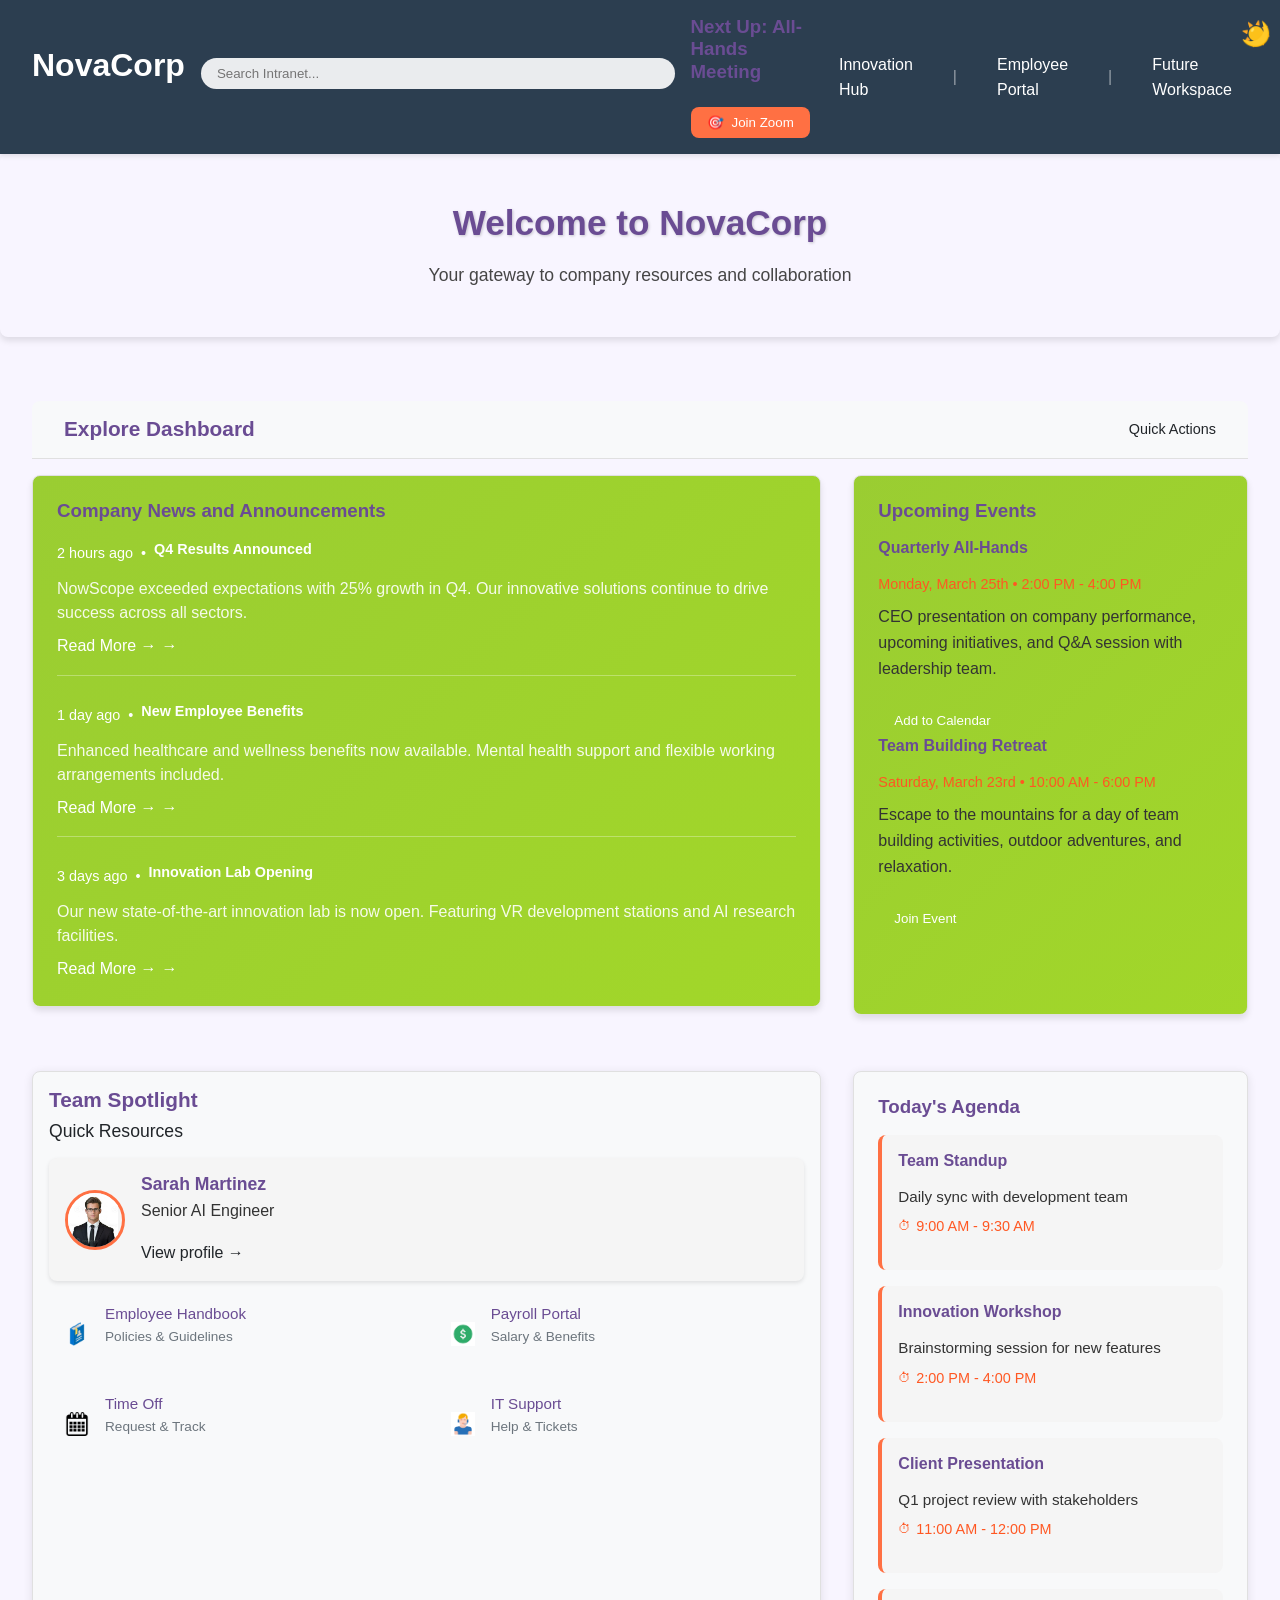
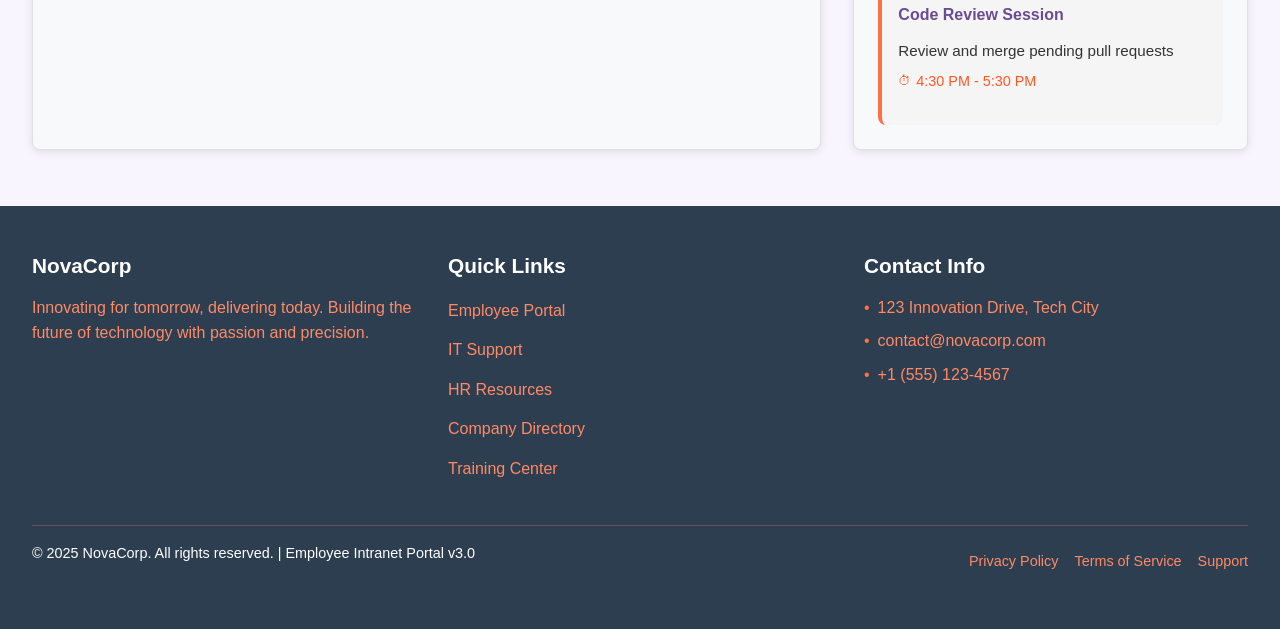
<file: index.html>
<!DOCTYPE html>
<html lang="en">
<head>
    <meta charset="UTF-8">
    <meta name="viewport" content="width=device-width, initial-scale=1.0">
    <meta name="description" content="NovaCorp employee intranet portal">
    <title>NovaCorp Intranet</title>
    <link rel="stylesheet" href="style.css">
    <style>
        :root {
            /* Color Palette */
            --primary-color: #6a4c93;  /* Purple */
            --secondary-color: #1982
            c4;  /* Blue */
            --accent-color: #ff595e;  /* Coral */
            --success-color: #8ac926;  /* Green */
            --warning-color: #ffca3a;  /* Yellow */
            --highlight-color: #ff9f1c;  /* Orange */
            
            /* Neutral Colors */
            --white: #ffffff;
            --light-gray: #f8f9fa;
            --medium-gray: #e9ecef;
            --dark-gray: #6c757d;
            --black: #212529;
            
            /* Spacing */
            --space-sm: 0.5rem;
            --space-md: 1rem;
            --space-lg: 1.5rem;
            --space-xl: 2rem;
        }

        /* Base Styles */
        body {
            font-family: 'Roboto', sans-serif;
            margin: 0;
            padding: 0;
            background-color: #f8f5ff;
            color: var(--black);
            line-height: 1.6;
        }

        /* Header Styles */
        header {
            background: linear-gradient(135deg, var(--primary-color), #8a5a44;
            color: var(--white);
            padding: var(--space-xl);
            box-shadow: 0 2px 5px rgba(0,0,0,0.1);
        }

        .header-container {
            max-width: 1200px;
            margin: 0 auto;
        }
        
        .header-top {
            display: flex;
            justify-content: space-between;
            align-items: center;
            margin-bottom: var(--space-md);
        }
        
        h1 {
            font-size: 1.75rem;
            font-weight: 700;
            margin: 0;
        }
        
        .search-box {
            position: relative;
        }
        
        .search-box input {
            padding: var(--space-sm) var(--space-md);
            border-radius: 20px;
            border: none;
            width: 250px;
            font-size: 0.875rem;
        }
        
        nav {
            display: flex;
            gap: var(--space-md);
            font-size: 0.875rem;
        }
        
        nav a {
            color: var(--white);
            text-decoration: none;
            font-weight: 500;
            opacity: 0.9;
            transition: opacity 0.2s;
        }
        
        nav a:hover {
            opacity: 1;
            text-decoration: underline;
        }
        
        .nav-divider {
            color: rgba(255,255,255,0.5);
        }

        /* Main Content */
        main {
            max-width: 1200px;
            margin: var(--space-xl) auto;
            padding: 0 var(--space-xl);
        }

        .welcome-banner {
            background: linear-gradient(to right, var(--highlight-color), var(--accent-color));
            color: var(--white);
            padding: var(--space-xl);
            border-radius: 8px;
            text-align: center;
            margin-bottom: var(--space-xl);
        }
        
        .welcome-banner h2 {
            font-size: 2rem;
            margin: 0;
        }

        /* Dashboard Styles */
        .dashboard-header {
            display: flex;
            justify-content: space-between;
            align-items: center;
            margin-bottom: var(--space-lg);
        }
        
        .dashboard-header h3 {
            font-size: 1.25rem;
            color: var(--primary-color);
            margin: 0;
        }
        
        .dashboard-header span {
            color: var(--secondary-color);
            font-weight: 500;
            font-size: 0.875rem;
        }

        .dashboard-grid {
            display: grid;
            grid-template-columns: 2fr 1fr;
            gap: var(--space-lg);
        }

        /* Card Styles */
        .card {
            background-color: var(--white);
            border-radius: 8px;
            padding: var(--space-lg);
            box-shadow: 0 2px 10px rgba(0, 0, 0, 0.08);
            margin-bottom: var(--space-lg);
        }

        /* News Section */
        .news-section {
            background-color: #e3f2fd;
            border: 2px solid var(--secondary-color);
        }

        .news-items {
            display: flex;
            flex-direction: column;
            gap: var(--space-lg);
        }

        .news-item {
            padding-bottom: var(--space-lg);
            border-bottom: 1px solid var(--medium-gray);
        }

        .news-item:last-child {
            border-bottom: none;
            padding-bottom: 0;
        }

        .news-meta {
            display: flex;
            align-items: center;
            gap: var(--space-sm);
            margin-bottom: var(--space-sm);
        }

        .news-time {
            color: var(--dark-gray);
            font-size: 0.75rem;
        }

        .news-bullet {
            color: var(--dark-gray);
        }

        .news-title {
            color: var(--primary-color);
            font-weight: 500;
        }

        .news-excerpt {
            color: var(--black);
            margin-bottom: var(--space-sm);
            font-size: 0.875rem;
        }

        .news-link {
            color: var(--secondary-color);
            text-decoration: none;
            font-weight: 500;
            font-size: 0.875rem;
        }

        /* Events Section */
        .events-section {
            background-color: #fff8e1;
            border: 2px solid var(--warning-color);
        }

        .event-item {
            margin-bottom: var(--space-lg);
        }

        .event-item:last-child {
            margin-bottom: 0;
        }

        .event-item h4 {
            color: var(--primary-color);
            margin-bottom: var(--space-sm);
        }

        .event-time {
            color: var(--dark-gray);
            font-size: 0.75rem;
            margin-bottom: var(--space-sm);
        }

        .event-btn {
            background-color: var(--accent-color);
            color: var(--white);
            border: none;
            padding: var(--space-sm) var(--space-md);
            border-radius: 4px;
            font-size: 0.875rem;
            cursor: pointer;
            transition: opacity 0.2s;
        }

        .event-btn:hover {
            opacity: 0.9;
        }

        /* Spotlight Section */
        .spotlight-section {
            background-color: #e8f5e9;
            border: 2px solid var(--success-color);
        }

        .employee-card {
            display: flex;
            align-items: center;
            gap: var(--space-md);
            padding: var(--space-md);
            background: linear-gradient(135deg, #a5d8ff, #74b9ff);
            border-radius: 8px;
            margin-bottom: var(--space-lg);
        }

        .employee-avatar img {
            width: 50px;
            height: 50px;
            border-radius: 50%;
            object-fit: cover;
        }

        .employee-info h5 {
            color: var(--primary-color);
            margin: 0 0 var(--space-sm) 0;
        }

        .employee-info p {
            color: var(--dark-gray);
            margin: 0 0 var(--space-sm) 0;
            font-size: 0.875rem;
        }

        .learn-more {
            color: var(--highlight-color);
            text-decoration: none;
            font-size: 0.75rem;
            font-style: italic;
        }

        .quick-resources {
            display: grid;
            grid-template-columns: 1fr 1fr;
            gap: var(--space-sm);
        }

        .resource-item {
            display: flex;
            align-items: center;
            gap: var(--space-sm);
            padding: var(--space-sm);
            border-radius: 4px;
            transition: transform 0.2s;
        }

        .resource-item:nth-child(1) {
            background-color: #ffecb3;
        }
        .resource-item:nth-child(2) {
            background-color: #c8e6c9;
        }
        .resource-item:nth-child(3) {
            background-color: #bbdefb;
        }
        .resource-item:nth-child(4) {
            background-color: #e1bee7;
        }

        .resource-icon img {
            width: 24px;
            height: 24px;
        }

        .resource-info h6 {
            color: var(--primary-color);
            margin: 0;
            font-size: 0.875rem;
        }

        .resource-info p {
            color: var(--dark-gray);
            margin: 0;
            font-size: 0.75rem;
        }

        /* Agenda Section */
        .agenda-section {
            background-color: #f3e5f5;
        }

        .agenda-items {
            display: flex;
            flex-direction: column;
            gap: var(--space-md);
        }

        .agenda-item {
            padding: var(--space-md);
            border-radius: 4px;
            transition: transform 0.2s;
        }

        .agenda-item:nth-child(1) {
            border-left: 4px solid var(--secondary-color);
            background-color: #e3f2fd;
        }
        .agenda-item:nth-child(2) {
            border-left: 4px solid var(--success-color);
            background-color: #e8f5e9;
        }
        .agenda-item:nth-child(3) {
            border-left: 4px solid var(--warning-color);
            background-color: #fff8e1;
        }
        .agenda-item:nth-child(4) {
            border-left: 4px solid var(--accent-color);
            background-color: #ffebee;
        }

        .agenda-item h4 {
            color: var(--primary-color);
            margin: 0 0 var(--space-sm) 0;
        }

        .agenda-description {
            color: var(--black);
            margin: 0 0 var(--space-sm) 0;
            font-size: 0.875rem;
        }

        .agenda-time {
            color: var(--dark-gray);
            font-size: 0.75rem;
        }

        /* Footer */
        footer {
            background: linear-gradient(135deg, var(--primary-color), #4a148c);
            color: var(--white);
            padding: var(--space-xl);
        }

        .footer-content {
            max-width: 1200px;
            margin: 0 auto;
            display: grid;
            grid-template-columns: 2fr 1fr 1fr;
            gap: var(--space-xl);
            margin-bottom: var(--space-xl);
        }

        .footer-about h3 {
            font-size: 1.5rem;
            margin: 0 0 var(--space-md) 0;
        }

        .footer-about p {
            margin: 0;
            opacity: 0.9;
            line-height: 1.6;
        }

        .footer-links h4,
        .footer-contact h4 {
            font-size: 1.125rem;
            margin: 0 0 var(--space-md) 0;
        }

        .footer-links ul {
            list-style: none;
            margin: 0;
            padding: 0;
        }

        .footer-links li {
            margin-bottom: var(--space-sm);
        }

        .footer-links a {
            color: var(--white);
            text-decoration: none;
            opacity: 0.9;
            transition: opacity 0.2s;
        }

        .footer-links a:hover {
            opacity: 1;
            text-decoration: underline;
        }

        .footer-contact p {
            margin: 0 0 var(--space-sm) 0;
            opacity: 0.9;
        }

        .footer-bottom {
            max-width: 1200px;
            margin: 0 auto;
            padding-top: var(--space-md);
            border-top: 1px solid rgba(255,255,255,0.1);
            display: flex;
            justify-content: space-between;
            align-items: center;
        }

        .footer-bottom p {
            margin: 0;
            font-size: 0.75rem;
            opacity: 0.8;
        }

        .footer-legal {
            display: flex;
            gap: var(--space-md);
        }

        .footer-legal a {
            color: var(--white);
            text-decoration: none;
            font-size: 0.75rem;
            opacity: 0.8;
            transition: opacity 0.2s;
        }

        .footer-legal a:hover {
            opacity: 1;
        }

        /* Mobile Menu Toggle */
        .mobile-menu-toggle {
            display: none;
            flex-direction: column;
            justify-content: space-between;
            width: 30px;
            height: 21px;
            cursor: pointer;
        }

        .mobile-menu-toggle span {
            display: block;
            height: 3px;
            width: 100%;
            background-color: var(--white);
            border-radius: 3px;
        }

        /* Responsive Design */
        @media (max-width: 1024px) {
            .dashboard-grid {
                grid-template-columns: 1fr;
            }
            
            .footer-content {
                grid-template-columns: 1fr 1fr;
            }
        }

        @media (max-width: 768px) {
            .header-top {
                flex-direction: column;
                align-items: flex-start;
                gap: var(--space-md);
            }
            
            .search-box input {
                width: 100%;
            }
            
            .mobile-menu-toggle {
                display: flex;
                position: absolute;
                top: 1.5rem;
                right: 2rem;
            }
            
            nav {
                display: none;
                width: 100%;
                flex-direction: column;
                gap: var(--space-sm);
            }
            
            nav.active {
                display: flex;
            }
            
            .footer-content {
                grid-template-columns: 1fr;
            }
        }

        @media (max-width: 576px) {
            body {
                font-size: 14px;
            }
            
            .quick-resources {
                grid-template-columns: 1fr;
            }
            
            .footer-bottom {
                flex-direction: column;
                gap: var(--space-sm);
                text-align: center;
            }
            
            .footer-legal {
                justify-content: center;
            }
        }

        /* Meeting Tracker Widget */
        .meeting-tracker {
            background-color: var(--white);
            padding: var(--space-md);
            border-radius: 8px;
            margin-bottom: var(--space-md);
            box-shadow: 0 2px 5px rgba(0,0,0,0.1);
        }

        .meeting-tracker h3 {
            color: var(--primary-color);
            margin: 0 0 var(--space-sm) 0;
            font-size: 1rem;
        }

        #joinMeeting {
            background-color: var(--secondary-color);
            color: var(--white);
            border: none;
            padding: var(--space-sm) var(--space-md);
            border-radius: 4px;
            font-size: 0.875rem;
            cursor: pointer;
            transition: background-color 0.2s;
        }

        #joinMeeting:hover {
            background-color: #1565c0;
        }
    </style>
</head>
<body>
    <header>
        <div class="header-container">
            <div class="header-top">
                <h1>NovaCorp</h1>
                <div class="search-box">
                    <input type="text" placeholder="Search Intranet..." aria-label="Search intranet">
                </div>
                <div class="theme-toggle">
                    <button id="themeToggle" aria-label="Toggle theme">
                        <span class="light-icon">☀️</span>
                        <span class="dark-icon">🌙</span>
                    </button>
                </div>
            </div>
            <div class="mobile-menu-toggle" aria-label="Menu">
                <span></span>
                <span></span>
                <span></span>
            </div>
            
            <!-- Meeting Tracker Widget -->
            <div class="meeting-tracker">
                <h3>Next Up: All-Hands Meeting</h3>
                <button id="joinMeeting">Join Zoom</button>
            </div>
            
            <nav>
                <a href="#">Innovation Hub</a>
                <span class="nav-divider" aria-hidden="true">|</span>
                <a href="#">Employee Portal</a>
                <span class="nav-divider" aria-hidden="true">|</span>
                <a href="#">Future Workspace</a>
            </nav>
        </div>
    </header>

    <main>
        <section class="welcome-banner">
            <h2>Welcome to NovaCorp</h2>
            <p>Your gateway to company resources and collaboration</p>
        </section>

        <section class="dashboard">
            <div class="dashboard-header">
                <h3>Explore Dashboard</h3>
                <span>Quick Actions</span>
            </div>
            
            <div class="dashboard-grid">
                <!-- News Section -->
                <div class="news-section card">
                    <h3>Company News and Announcements</h3>
                    <div class="news-items">
                        <div class="news-item">
                            <div class="news-meta">
                                <span class="news-time">2 hours ago</span>
                                <span class="news-bullet" aria-hidden="true">•</span>
                                <span class="news-title">Q4 Results Announced</span>
                            </div>
                            <p class="news-excerpt">NowScope exceeded expectations with 25% growth in Q4. Our innovative solutions continue to drive success across all sectors.</p>
                            <a href="#" class="news-link">Read More →</a>
                        </div>
                        
                        <div class="news-item">
                            <div class="news-meta">
                                <span class="news-time">1 day ago</span>
                                <span class="news-bullet" aria-hidden="true">•</span>
                                <span class="news-title">New Employee Benefits</span>
                            </div>
                            <p class="news-excerpt">Enhanced healthcare and wellness benefits now available. Mental health support and flexible working arrangements included.</p>
                            <a href="#" class="news-link">Read More →</a>
                        </div>
                        
                        <div class="news-item">
                            <div class="news-meta">
                                <span class="news-time">3 days ago</span>
                                <span class="news-bullet" aria-hidden="true">•</span>
                                <span class="news-title">Innovation Lab Opening</span>
                            </div>
                            <p class="news-excerpt">Our new state-of-the-art innovation lab is now open. Featuring VR development stations and AI research facilities.</p>
                            <a href="#" class="news-link">Read More →</a>
                        </div>
                    </div>
                </div>
                
                <!-- Events Section -->
                <div class="events-section card">
                    <h3>Upcoming Events</h3>
                    <div class="event-item">
                        <h4>Quarterly All-Hands</h4>
                        <p class="event-time">Monday, March 25th • 2:00 PM - 4:00 PM</p>
                        <p>CEO presentation on company performance, upcoming initiatives, and Q&A session with leadership team.</p>
                        <button class="event-btn">Add to Calendar</button>
                    </div>
                    <div class="event-item">
                        <h4>Team Building Retreat</h4>
                        <p class="event-time">Saturday, March 23rd • 10:00 AM - 6:00 PM</p>
                        <p>Escape to the mountains for a day of team building activities, outdoor adventures, and relaxation.</p>
                        <button class="event-btn">Join Event</button>
                    </div>
                </div>
                
                <!-- Spotlight Section -->
                <div class="spotlight-section card">
                    <h3>Team Spotlight</h3>
                    <h4>Quick Resources</h4>
                    <div class="employee-card">
                        <div class="employee-avatar">
                            <img src="ff.jpg" alt="Sarah Martinez portrait" width="50" height="50">
                        </div>
                        <div class="employee-info">
                            <h5>Sarah Martinez</h5>
                            <p>Senior AI Engineer</p>
                            <a href="#" class="learn-more">View profile →</a>
                        </div>
                    </div>
                    
                    <div class="quick-resources">
                        <div class="resource-item">
                            <div class="resource-icon">
                                <img src="han.webp" alt="Handbook icon" width="24" height="24">
                            </div>
                            <div class="resource-info">
                                <h6>Employee Handbook</h6>
                                <p>Policies & Guidelines</p>
                            </div>
                        </div>
                        
                        <div class="resource-item">
                            <div class="resource-icon">
                                <img src="do.jpg" alt="Payroll icon" width="24" height="24">
                            </div>
                            <div class="resource-info">
                                <h6>Payroll Portal</h6>
                                <p>Salary & Benefits</p>
                            </div>
                        </div>
                        
                        <div class="resource-item">
                            <div class="resource-icon">
                                <img src="cal.png" alt="Calendar icon" width="24" height="24">
                            </div>
                            <div class="resource-info">
                                <h6>Time Off</h6>
                                <p>Request & Track</p>
                            </div>
                        </div>
                        
                        <div class="resource-item">
                            <div class="resource-icon">
                                <img src="sup.png" alt="Support icon" width="24" height="24">
                            </div>
                            <div class="resource-info">
                                <h6>IT Support</h6>
                                <p>Help & Tickets</p>
                            </div>
                        </div>
                    </div>
                </div>
                
                <!-- Agenda Section -->
                <div class="agenda-section card">
                    <h3>Today's Agenda</h3>
                    <div class="agenda-items">
                        <div class="agenda-item">
                            <h4>Team Standup</h4>
                            <p class="agenda-description">Daily sync with development team</p>
                            <p class="agenda-time">9:00 AM - 9:30 AM</p>
                        </div>
                        <div class="agenda-item">
                            <h4>Innovation Workshop</h4>
                            <p class="agenda-description">Brainstorming session for new features</p>
                            <p class="agenda-time">2:00 PM - 4:00 PM</p>
                        </div>
                        <div class="agenda-item">
                            <h4>Client Presentation</h4>
                            <p class="agenda-description">Q1 project review with stakeholders</p>
                            <p class="agenda-time">11:00 AM - 12:00 PM</p>
                        </div>
                        <div class="agenda-item">
                            <h4>Code Review Session</h4>
                            <p class="agenda-description">Review and merge pending pull requests</p>
                            <p class="agenda-time">4:30 PM - 5:30 PM</p>
                        </div>
                    </div>
                </div>
            </div>
        </section>
    </main>

    <footer>
        <div class="footer-content">
            <div class="footer-about">
                <h3>NovaCorp</h3>
                <p>Innovating for tomorrow, delivering today. Building the future of technology with passion and precision.</p>
            </div>
            <div class="footer-links">
                <h4>Quick Links</h4>
                <ul>
                    <li><a href="#">Employee Portal</a></li>
                    <li><a href="#">IT Support</a></li>
                    <li><a href="#">HR Resources</a></li>
                    <li><a href="#">Company Directory</a></li>
                    <li><a href="#">Training Center</a></li>
                </ul>
            </div>
            <div class="footer-contact">
                <h4>Contact Info</h4>
                <p>123 Innovation Drive, Tech City</p>
                <p>contact@novacorp.com</p>
                <p>+1 (555) 123-4567</p>
            </div>
        </div>
        <div class="footer-bottom">
            <p>© 2025 NovaCorp. All rights reserved. | Employee Intranet Portal v3.0</p>
            <div class="footer-legal">
                <a href="#">Privacy Policy</a>
                <a href="#">Terms of Service</a>
                <a href="#">Support</a>
            </div>
        </div>
    </footer>

    <script>
        // Mobile menu toggle functionality
        document.querySelector('.mobile-menu-toggle').addEventListener('click', function() {
            document.querySelector('nav').classList.toggle('active');
        });

        // Theme toggle functionality
        document.getElementById('themeToggle').addEventListener('click', function() {
            document.body.classList.toggle('dark-theme');
        });

        // Join meeting button functionality
        document.getElementById('joinMeeting').addEventListener('click', function() {
            alert('Redirecting to Zoom meeting...');
            // In a real implementation, this would open the Zoom meeting link
        });
    </script>
</body>
</html>
</file>
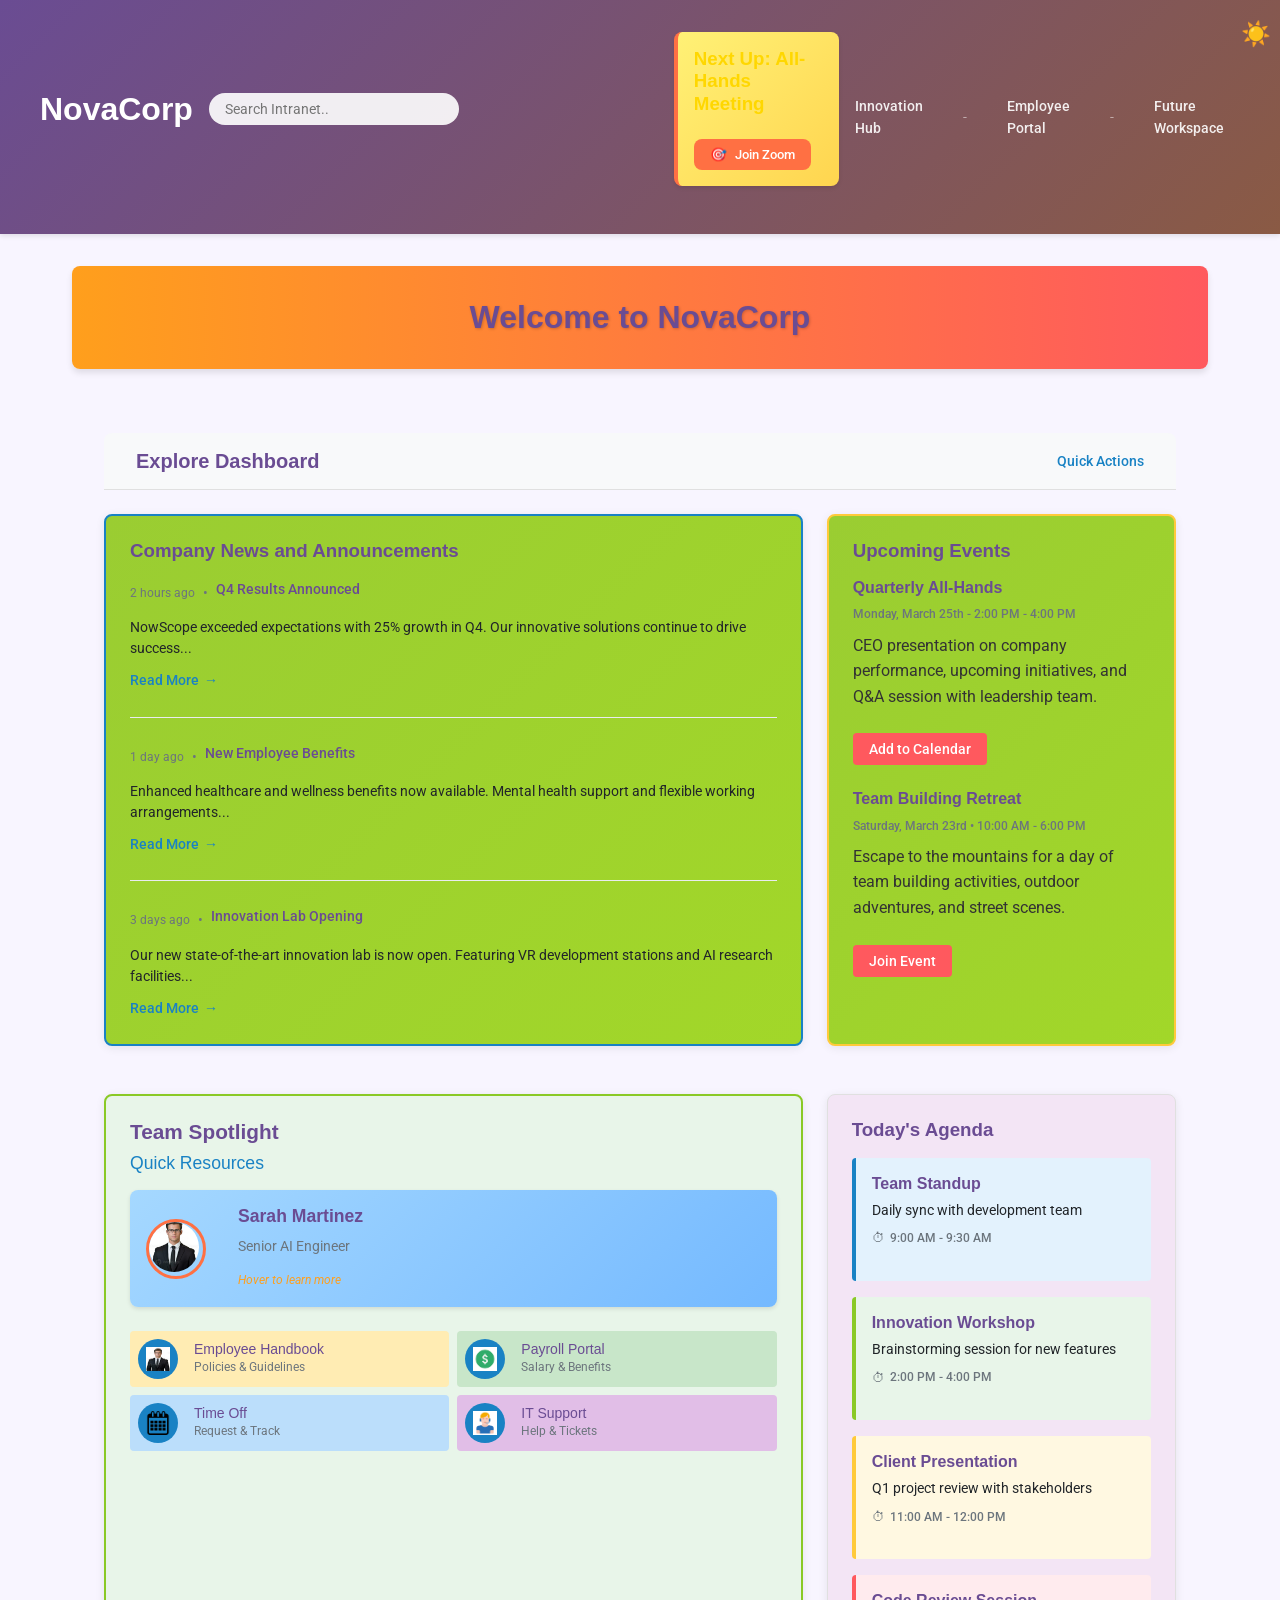
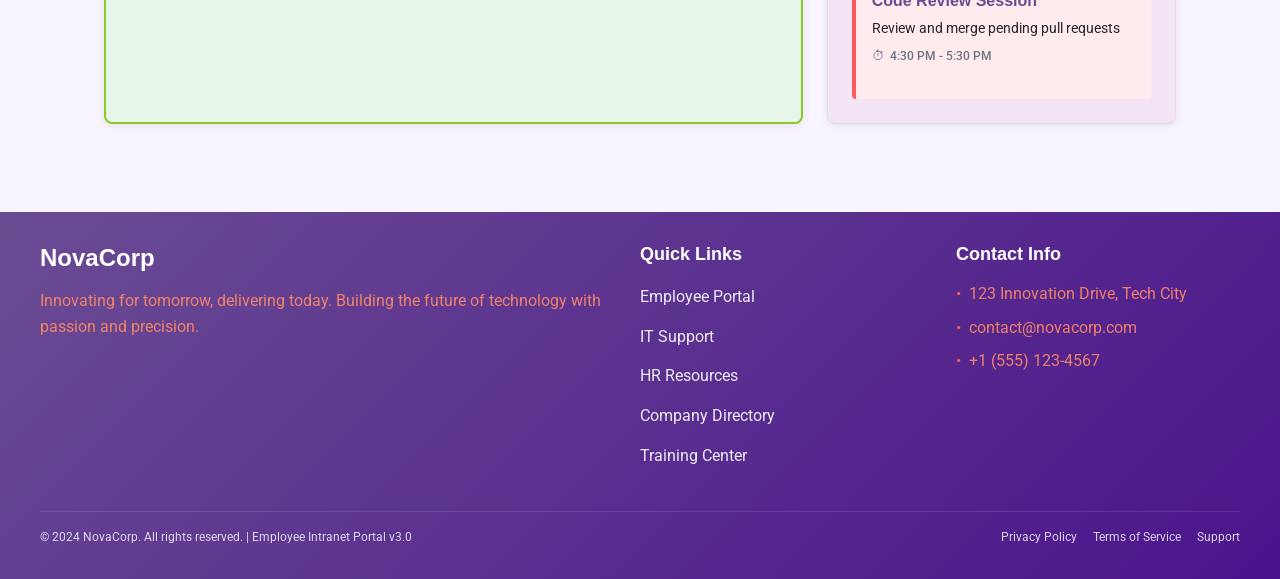
<file: index1.html>
<!DOCTYPE html>
<html lang="en">
<head>
    <meta charset="UTF-8">
    <meta name="viewport" content="width=device-width, initial-scale=1.0">
    <meta name="description" content="NovaCorp employee intranet portal">
    <title>NovaCorp Intranet</title>
    <link rel="stylesheet" href="style.css">
    <link href="https://fonts.googleapis.com/css2?family=Roboto:wght@300;400;500;700&display=swap" rel="stylesheet">
    <style>
        :root {
            /* Color Palette */
            --primary-color: #6a4c93;  /* Purple */
            --secondary-color: #1982c4;  /* Blue */
            --accent-color: #ff595e;  /* Coral */
            --success-color: #8ac926;  /* Green */
            --warning-color: #ffca3a;  /* Yellow */
            --highlight-color: #ff9f1c;  /* Orange */
            
            /* Neutral Colors */
            --white: #ffffff;
            --light-gray: #f8f9fa;
            --medium-gray: #e9ecef;
            --dark-gray: #6c757d;
            --black: #212529;
            
            /* Spacing */
            --space-sm: 0.5rem;
            --space-md: 1rem;
            --space-lg: 1.5rem;
            --space-xl: 2rem;
        }

        /* Base Styles */
        body {
            font-family: 'Roboto', sans-serif;
            margin: 0;
            padding: 0;
            background-color: #f8f5ff;
            color: var(--black);
            line-height: 1.6;
        }

        /* Header Styles */
        header {
            background: linear-gradient(135deg, var(--primary-color), #8a5a44);
            color: var(--white);
            padding: var(--space-xl);
            box-shadow: 0 2px 5px rgba(0,0,0,0.1);
        }

        .header-container {
            max-width: 1200px;
            margin: 0 auto;
        }
        
        .header-top {
            display: flex;
            justify-content: space-between;
            align-items: center;
            margin-bottom: var(--space-md);
        }
        
        h1 {
            font-size: 1.75rem;
            font-weight: 700;
            margin: 0;
        }
        
        .search-box {
            position: relative;
        }
        
        .search-box input {
            padding: var(--space-sm) var(--space-md);
            border-radius: 20px;
            border: none;
            width: 250px;
            font-size: 0.875rem;
        }
        
        nav {
            display: flex;
            gap: var(--space-md);
            font-size: 0.875rem;
        }
        
        nav a {
            color: var(--white);
            text-decoration: none;
            font-weight: 500;
            opacity: 0.9;
            transition: opacity 0.2s;
        }
        
        nav a:hover {
            opacity: 1;
            text-decoration: underline;
        }
        
        .nav-divider {
            color: rgba(255,255,255,0.5);
        }

        /* Main Content */
        main {
            max-width: 1200px;
            margin: var(--space-xl) auto;
            padding: 0 var(--space-xl);
        }

        .welcome-banner {
            background: linear-gradient(to right, var(--highlight-color), var(--accent-color));
            color: var(--white);
            padding: var(--space-xl);
            border-radius: 8px;
            text-align: center;
            margin-bottom: var(--space-xl);
        }
        
        .welcome-banner h2 {
            font-size: 2rem;
            margin: 0;
        }

        /* Dashboard Styles */
        .dashboard-header {
            display: flex;
            justify-content: space-between;
            align-items: center;
            margin-bottom: var(--space-lg);
        }
        
        .dashboard-header h3 {
            font-size: 1.25rem;
            color: var(--primary-color);
            margin: 0;
        }
        
        .dashboard-header span {
            color: var(--secondary-color);
            font-weight: 500;
            font-size: 0.875rem;
        }

        .dashboard-grid {
            display: grid;
            grid-template-columns: 2fr 1fr;
            gap: var(--space-lg);
        }

        /* Card Styles */
        .card {
            background-color: var(--white);
            border-radius: 8px;
            padding: var(--space-lg);
            box-shadow: 0 2px 10px rgba(0, 0, 0, 0.08);
            margin-bottom: var(--space-lg);
        }

        /* News Section */
        .news-section {
            background-color: #e3f2fd;
            border: 2px solid var(--secondary-color);
        }

        .news-items {
            display: flex;
            flex-direction: column;
            gap: var(--space-lg);
        }

        .news-item {
            padding-bottom: var(--space-lg);
            border-bottom: 1px solid var(--medium-gray);
        }

        .news-item:last-child {
            border-bottom: none;
            padding-bottom: 0;
        }

        .news-meta {
            display: flex;
            align-items: center;
            gap: var(--space-sm);
            margin-bottom: var(--space-sm);
        }

        .news-time {
            color: var(--dark-gray);
            font-size: 0.75rem;
        }

        .news-bullet {
            color: var(--dark-gray);
        }

        .news-title {
            color: var(--primary-color);
            font-weight: 500;
        }

        .news-excerpt {
            color: var(--black);
            margin-bottom: var(--space-sm);
            font-size: 0.875rem;
        }

        .news-link {
            color: var(--secondary-color);
            text-decoration: none;
            font-weight: 500;
            font-size: 0.875rem;
        }

        /* Events Section */
        .events-section {
            background-color: #fff8e1;
            border: 2px solid var(--warning-color);
        }

        .event-item {
            margin-bottom: var(--space-lg);
        }

        .event-item:last-child {
            margin-bottom: 0;
        }

        .event-item h4 {
            color: var(--primary-color);
            margin-bottom: var(--space-sm);
        }

        .event-time {
            color: var(--dark-gray);
            font-size: 0.75rem;
            margin-bottom: var(--space-sm);
        }

        .event-btn {
            background-color: var(--accent-color);
            color: var(--white);
            border: none;
            padding: var(--space-sm) var(--space-md);
            border-radius: 4px;
            font-size: 0.875rem;
            cursor: pointer;
            transition: opacity 0.2s;
        }

        .event-btn:hover {
            opacity: 0.9;
        }

        /* Spotlight Section */
        .spotlight-section {
            background-color: #e8f5e9;
            border: 2px solid var(--success-color);
        }

        .employee-card {
            display: flex;
            align-items: center;
            gap: var(--space-md);
            padding: var(--space-md);
            background: linear-gradient(135deg, #a5d8ff, #74b9ff);
            border-radius: 8px;
            margin-bottom: var(--space-lg);
        }

        .employee-avatar img {
            width: 50px;
            height: 50px;
            border-radius: 50%;
            object-fit: cover;
        }

        .employee-info h5 {
            color: var(--primary-color);
            margin: 0 0 var(--space-sm) 0;
        }

        .employee-info p {
            color: var(--dark-gray);
            margin: 0 0 var(--space-sm) 0;
            font-size: 0.875rem;
        }

        .learn-more {
            color: var(--highlight-color);
            text-decoration: none;
            font-size: 0.75rem;
            font-style: italic;
        }

        .quick-resources {
            display: grid;
            grid-template-columns: 1fr 1fr;
            gap: var(--space-sm);
        }

        .resource-item {
            display: flex;
            align-items: center;
            gap: var(--space-sm);
            padding: var(--space-sm);
            border-radius: 4px;
            transition: transform 0.2s;
        }

        .resource-item:nth-child(1) {
            background-color: #ffecb3;
        }
        .resource-item:nth-child(2) {
            background-color: #c8e6c9;
        }
        .resource-item:nth-child(3) {
            background-color: #bbdefb;
        }
        .resource-item:nth-child(4) {
            background-color: #e1bee7;
        }

        .resource-icon img {
            width: 24px;
            height: 24px;
        }

        .resource-info h6 {
            color: var(--primary-color);
            margin: 0;
            font-size: 0.875rem;
        }

        .resource-info p {
            color: var(--dark-gray);
            margin: 0;
            font-size: 0.75rem;
        }

        /* Agenda Section */
        .agenda-section {
            background-color: #f3e5f5;
        }

        .agenda-items {
            display: flex;
            flex-direction: column;
            gap: var(--space-md);
        }

        .agenda-item {
            padding: var(--space-md);
            border-radius: 4px;
            transition: transform 0.2s;
        }

        .agenda-item:nth-child(1) {
            border-left: 4px solid var(--secondary-color);
            background-color: #e3f2fd;
        }
        .agenda-item:nth-child(2) {
            border-left: 4px solid var(--success-color);
            background-color: #e8f5e9;
        }
        .agenda-item:nth-child(3) {
            border-left: 4px solid var(--warning-color);
            background-color: #fff8e1;
        }
        .agenda-item:nth-child(4) {
            border-left: 4px solid var(--accent-color);
            background-color: #ffebee;
        }

        .agenda-item h4 {
            color: var(--primary-color);
            margin: 0 0 var(--space-sm) 0;
        }

        .agenda-description {
            color: var(--black);
            margin: 0 0 var(--space-sm) 0;
            font-size: 0.875rem;
        }

        .agenda-time {
            color: var(--dark-gray);
            font-size: 0.75rem;
        }

        /* Footer */
        footer {
            background: linear-gradient(135deg, var(--primary-color), #4a148c);
            color: var(--white);
            padding: var(--space-xl);
        }

        .footer-content {
            max-width: 1200px;
            margin: 0 auto;
            display: grid;
            grid-template-columns: 2fr 1fr 1fr;
            gap: var(--space-xl);
            margin-bottom: var(--space-xl);
        }

        .footer-about h3 {
            font-size: 1.5rem;
            margin: 0 0 var(--space-md) 0;
        }

        .footer-about p {
            margin: 0;
            opacity: 0.9;
            line-height: 1.6;
        }

        .footer-links h4,
        .footer-contact h4 {
            font-size: 1.125rem;
            margin: 0 0 var(--space-md) 0;
        }

        .footer-links ul {
            list-style: none;
            margin: 0;
            padding: 0;
        }

        .footer-links li {
            margin-bottom: var(--space-sm);
        }

        .footer-links a {
            color: var(--white);
            text-decoration: none;
            opacity: 0.9;
            transition: opacity 0.2s;
        }

        .footer-links a:hover {
            opacity: 1;
            text-decoration: underline;
        }

        .footer-contact p {
            margin: 0 0 var(--space-sm) 0;
            opacity: 0.9;
        }

        .footer-bottom {
            max-width: 1200px;
            margin: 0 auto;
            padding-top: var(--space-md);
            border-top: 1px solid rgba(255,255,255,0.1);
            display: flex;
            justify-content: space-between;
            align-items: center;
        }

        .footer-bottom p {
            margin: 0;
            font-size: 0.75rem;
            opacity: 0.8;
        }

        .footer-legal {
            display: flex;
            gap: var(--space-md);
        }

        .footer-legal a {
            color: var(--white);
            text-decoration: none;
            font-size: 0.75rem;
            opacity: 0.8;
            transition: opacity 0.2s;
        }

        .footer-legal a:hover {
            opacity: 1;
        }

        /* Mobile Menu Toggle */
        .mobile-menu-toggle {
            display: none;
            flex-direction: column;
            justify-content: space-between;
            width: 30px;
            height: 21px;
            cursor: pointer;
        }

        .mobile-menu-toggle span {
            display: block;
            height: 3px;
            width: 100%;
            background-color: var(--white);
            border-radius: 3px;
        }

        /* Responsive Design */
        @media (max-width: 1024px) {
            .dashboard-grid {
                grid-template-columns: 1fr;
            }
            
            .footer-content {
                grid-template-columns: 1fr 1fr;
            }
        }

        @media (max-width: 768px) {
            .header-top {
                flex-direction: column;
                align-items: flex-start;
                gap: var(--space-md);
            }
            
            .search-box input {
                width: 100%;
            }
            
            .mobile-menu-toggle {
                display: flex;
                position: absolute;
                top: 1.5rem;
                right: 2rem;
            }
            
            nav {
                display: none;
                width: 100%;
                flex-direction: column;
                gap: var(--space-sm);
            }
            
            nav.active {
                display: flex;
            }
            
            .footer-content {
                grid-template-columns: 1fr;
            }
        }

        @media (max-width: 576px) {
            body {
                font-size: 14px;
            }
            
            .quick-resources {
                grid-template-columns: 1fr;
            }
            
            .footer-bottom {
                flex-direction: column;
                gap: var(--space-sm);
                text-align: center;
            }
            
            .footer-legal {
                justify-content: center;
            }
        }
    </style>
</head>
<body>
    <header>
        <div class="header-container">
            <div class="header-top">
                <h1>NovaCorp</h1>
                <div class="search-box">
                    <input type="text" placeholder="Search Intranet.." aria-label="Search intranet">
                </div>
                <div class="theme-toggle">
                    <button id="themeToggle" aria-label="Toggle theme">
                        <span class="light-icon">☀️</span>
                        <span class="dark-icon">🌙</span>
                    </button>
                </div>
            </div>
            <div class="mobile-menu-toggle" aria-label="Menu">
                <span></span>
                <span></span>
                <span></span>
            </div>
            <!-- Office-Flavored Widgets -->


<div class="widget meeting-tracker">
  <h3>Next Up: All-Hands Meeting</h3>
  <button id="joinMeeting">Join Zoom</button>
</div>
            <nav>
                <a href="#">Innovation Hub</a>
                <span class="nav-divider" aria-hidden="true">-</span>
                <a href="#">Employee Portal</a>
                <span class="nav-divider" aria-hidden="true">-</span>
                <a href="#">Future Workspace</a>
            </nav>
        </div>
    </header>

    <main>
        <section class="welcome-banner">
            <h2>Welcome to NovaCorp</h2>
        </section>

        <section class="dashboard">
            <div class="dashboard-header">
                <h3>Explore Dashboard</h3>
                <span>Quick Actions</span>
            </div>
            
            <div class="dashboard-grid">
                <!-- News Section -->
                <div class="news-section card">
                    <h3>Company News and Announcements</h3>
                    <div class="news-items">
                        <div class="news-item">
                            <div class="news-meta">
                                <span class="news-time">2 hours ago</span>
                                <span class="news-bullet" aria-hidden="true">•</span>
                                <span class="news-title">Q4 Results Announced</span>
                            </div>
                            <p class="news-excerpt">NowScope exceeded expectations with 25% growth in Q4. Our innovative solutions continue to drive success...</p>
                            <a href="#" class="news-link">Read More</a>
                        </div>
                        
                        <div class="news-item">
                            <div class="news-meta">
                                <span class="news-time">1 day ago</span>
                                <span class="news-bullet" aria-hidden="true">•</span>
                                <span class="news-title">New Employee Benefits</span>
                            </div>
                            <p class="news-excerpt">Enhanced healthcare and wellness benefits now available. Mental health support and flexible working arrangements...</p>
                            <a href="#" class="news-link">Read More</a>
                        </div>
                        
                        <div class="news-item">
                            <div class="news-meta">
                                <span class="news-time">3 days ago</span>
                                <span class="news-bullet" aria-hidden="true">•</span>
                                <span class="news-title">Innovation Lab Opening</span>
                            </div>
                            <p class="news-excerpt">Our new state-of-the-art innovation lab is now open. Featuring VR development stations and AI research facilities...</p>
                            <a href="#" class="news-link">Read More</a>
                        </div>
                    </div>
                </div>
                
                <!-- Events Section -->
                <div class="events-section card">
                    <h3>Upcoming Events</h3>
                    <div class="event-item">
                        <h4>Quarterly All-Hands</h4>
                        <p class="event-time">Monday, March 25th - 2:00 PM - 4:00 PM</p>
                        <p>CEO presentation on company performance, upcoming initiatives, and Q&A session with leadership team.</p>
                        <button class="event-btn">Add to Calendar</button>
                    </div>
                    <div class="event-item">
                        <h4>Team Building Retreat</h4>
                        <p class="event-time">Saturday, March 23rd • 10:00 AM - 6:00 PM</p>
                        <p>Escape to the mountains for a day of team building activities, outdoor adventures, and street scenes.</p>
                        <button class="event-btn">Join Event</button>
                    </div>
                </div>
                
                <!-- Spotlight Section -->
                <div class="spotlight-section card">
                    <h3>Team Spotlight</h3>
                    <h4>Quick Resources</h4>
                    <div class="employee-card">
                        <div class="employee-avatar">
                            <img src="ff.jpg" alt="Sarah Martinez portrait" width="50" height="50">
                        </div>
                        <div class="employee-info">
                            <h5>Sarah Martinez</h5>
                            <p>Senior AI Engineer</p>
                            <a href="#" class="learn-more">Hover to learn more</a>
                        </div>
                    </div>
                    
                    <div class="quick-resources">
                        <div class="resource-item">
                            <div class="resource-icon">
                                <img src="ff.jpg" alt="Handbook icon" width="24" height="24">
                            </div>
                            <div class="resource-info">
                                <h6>Employee Handbook</h6>
                                <p>Policies & Guidelines</p>
                            </div>
                        </div>
                        
                        <div class="resource-item">
                            <div class="resource-icon">
                                <img src="do.jpg" alt="Payroll icon" width="24" height="24">
                            </div>
                            <div class="resource-info">
                                <h6>Payroll Portal</h6>
                                <p>Salary & Benefits</p>
                            </div>
                        </div>
                        
                        <div class="resource-item">
                            <div class="resource-icon">
                                <img src="cal.png" alt="Calendar icon" width="24" height="24">
                            </div>
                            <div class="resource-info">
                                <h6>Time Off</h6>
                                <p>Request & Track</p>
                            </div>
                        </div>
                        
                        <div class="resource-item">
                            <div class="resource-icon">
                                <img src="sup.png" alt="Support icon" width="24" height="24">
                            </div>
                            <div class="resource-info">
                                <h6>IT Support</h6>
                                <p>Help & Tickets</p>
                            </div>
                        </div>
                    </div>
                </div>
                
                <!-- Agenda Section -->
                <div class="agenda-section card">
                    <h3>Today's Agenda</h3>
                    <div class="agenda-items">
                        <div class="agenda-item">
                            <h4>Team Standup</h4>
                            <p class="agenda-description">Daily sync with development team</p>
                            <p class="agenda-time">9:00 AM - 9:30 AM</p>
                        </div>
                        <div class="agenda-item">
                            <h4>Innovation Workshop</h4>
                            <p class="agenda-description">Brainstorming session for new features</p>
                            <p class="agenda-time">2:00 PM - 4:00 PM</p>
                        </div>
                        <div class="agenda-item">
                            <h4>Client Presentation</h4>
                            <p class="agenda-description">Q1 project review with stakeholders</p>
                            <p class="agenda-time">11:00 AM - 12:00 PM</p>
                        </div>
                        <div class="agenda-item">
                            <h4>Code Review Session</h4>
                            <p class="agenda-description">Review and merge pending pull requests</p>
                            <p class="agenda-time">4:30 PM - 5:30 PM</p>
                        </div>
                    </div>
                </div>
            </div>
        </section>
    </main>

    <footer>
        <div class="footer-content">
            <div class="footer-about">
                <h3>NovaCorp</h3>
                <p>Innovating for tomorrow, delivering today. Building the future of technology with passion and precision.</p>
            </div>
            <div class="footer-links">
                <h4>Quick Links</h4>
                <ul>
                    <li><a href="#">Employee Portal</a></li>
                    <li><a href="#">IT Support</a></li>
                    <li><a href="#">HR Resources</a></li>
                    <li><a href="#">Company Directory</a></li>
                    <li><a href="#">Training Center</a></li>
                </ul>
            </div>
            <div class="footer-contact">
                <h4>Contact Info</h4>
                <p>123 Innovation Drive, Tech City</p>
                <p>contact@novacorp.com</p>
                <p>+1 (555) 123-4567</p>
            </div>
        </div>
        <div class="footer-bottom">
            <p>© 2024 NovaCorp. All rights reserved. | Employee Intranet Portal v3.0</p>
            <div class="footer-legal">
                <a href="#">Privacy Policy</a>
                <a href="#">Terms of Service</a>
                <a href="#">Support</a>
            </div>
        </div>
    </footer>

    <script src="script.js"></script>
</body>
</html>
</file>
<file: style.css>
/* ================ */
/* CSS Variables */
/* ================ */
:root {
  /* Color Palette */
  --primary-color: #2c3e50;       /* Dark blue */
  --secondary-color: #3498db;     /* Bright blue */
  --accent-color: #e74c3c;        /* Red */
  --success-color: #2ecc71;       /* Green */
  --warning-color: #f39c12;       /* Orange */
  --highlight-orange: #ff7043;    /* Primary orange */
  --highlight-orange-light: #ff8a65;
  --highlight-orange-dark: #ff5722;
  
  /* Neutral Colors */
  --white: #ffffff;
  --light-gray: #ecf0f1;
  --medium-gray: #bdc3c7;
  --dark-gray: #7f8c8d;
  --black: #212529;
  
  /* Background Colors */
  --primary-bg: #ffffff;
  --secondary-bg: #f5f5f5;
  --card-bg: #ffffff;
  
  /* Text Colors */
  --text-color: #333333;
  --text-light: #777777;
  --text-on-dark: #f5f5f5;
  
  /* UI Elements */
  --header-bg: #2c3e50;
  --border-color: #e0e0e0;
  --shadow-color: rgba(0, 0, 0, 0.1);
  
  /* Spacing */
  --base-spacing: 1rem;
  --border-radius: 8px;
  
  /* Transitions */
  --transition-fast: 0.2s;
  --transition-medium: 0.3s;
  --transition-slow: 0.5s;
  
  /* Typography */
  --font-main: 'Roboto', sans-serif;
  --font-heading: 'Montserrat', sans-serif;
}

/* ================ */
/* Dark Theme */
/* ================ */
[data-theme="dark"] {
  --primary-bg: #121212;
  --secondary-bg: #1e1e1e;
  --text-color: #f5f5f5;
  --text-light: #aaaaaa;
  --header-bg: #1a1a1a;
  --accent-color: #ff7043;
  --card-bg: #1e1e1e;
  --border-color: #333333;
  --shadow-color: rgba(0, 0, 0, 0.3);
  --highlight-orange: #ffab40;
  --highlight-orange-light: #ffcc80;
  --highlight-orange-dark: #ff9100;
}

/* ================ */
/* Base Styles */
/* ================ */
* {
  margin: 0;
  padding: 0;
  box-sizing: border-box;
}

html {
  scroll-behavior: smooth;
  font-size: 16px;
}

body {
  font-family: var(--font-main);
  line-height: 1.6;
  color: var(--text-color);
  background-color: var(--primary-bg);
  transition: background-color var(--transition-medium) ease, 
              color var(--transition-medium) ease;
}

h1, h2, h3, h4, h5, h6 {
  font-family: var(--font-heading);
  line-height: 1.2;
  margin-bottom: var(--base-spacing);
  color: var(--primary-color);
}

[data-theme="dark"] h1, 
[data-theme="dark"] h2, 
[data-theme="dark"] h3, 
[data-theme="dark"] h4, 
[data-theme="dark"] h5, 
[data-theme="dark"] h6 {
  color: var(--text-on-dark);
}

p {
  margin-bottom: var(--base-spacing);
  color: var(--text-color);
}

a {
  color: var(--secondary-color);
  text-decoration: none;
  transition: color var(--transition-fast) ease;
}

a:hover {
  color: var(--accent-color);
  text-decoration: underline;
}

img {
  max-width: 100%;
  height: auto;
  display: block;
}

/* ================ */
/* Layout Components */
/* ================ */
.container {
  width: 100%;
  max-width: 1200px;
  margin: 0 auto;
  padding: 0 var(--base-spacing);
}

.section {
  padding: calc(var(--base-spacing) * 2) 0;
}

/* ================ */
/* Header Styles */
/* ================ */
header {
  background-color: var(--header-bg);
  color: var(--white);
  padding: var(--base-spacing) calc(var(--base-spacing) * 2);
  box-shadow: 0 2px 5px var(--shadow-color);
  position: sticky;
  top: 0;
  z-index: 1000;
}

.header-container {
  display: flex;
  justify-content: space-between;
  align-items: center;
}

.header-top {
  display: flex;
  justify-content: space-between;
  align-items: center;
  margin-bottom: calc(var(--base-spacing) / 2);
  width: 100%;
}

.header-top h1 {
  font-size: 2rem;
  font-weight: 700;
  color: var(--white);
}

.nav-divider {
  color: rgba(255, 255, 255, 0.5);
  padding: 0 calc(var(--base-spacing) / 2);
}

/* ================ */
/* Search Box */
/* ================ */
.search-box {
  position: relative;
  display: flex;
  align-items: center;
  flex-grow: 1;
  max-width: 500px;
  margin: 0 var(--base-spacing);
}

.search-box input {
  padding: calc(var(--base-spacing) / 2) var(--base-spacing);
  border-radius: 20px;
  border: none;
  width: 100%;
  background-color: rgba(255, 255, 255, 0.9);
  transition: all var(--transition-medium) ease;
  font-family: var(--font-main);
}

.search-box input:focus {
  outline: none;
  box-shadow: 0 0 0 2px var(--secondary-color);
  background-color: var(--white);
}

.search-box button {
  background: transparent;
  border: none;
  cursor: pointer;
  margin-left: calc(var(--base-spacing) / 2);
  color: var(--white);
  transition: transform var(--transition-fast) ease;
}

.search-box button:hover {
  transform: scale(1.1);
}

/* ================ */
/* Navigation */
/* ================ */
nav {
  display: flex;
  gap: var(--base-spacing);
  align-items: center;
}

nav a {
  color: var(--white);
  text-decoration: none;
  font-weight: 500;
  padding: calc(var(--base-spacing) / 2) var(--base-spacing);
  border-radius: var(--border-radius);
  transition: all var(--transition-fast) ease;
}

nav a:hover {
  background-color: rgba(255, 255, 255, 0.1);
  text-decoration: none;
}

nav span {
  color: rgba(255, 255, 255, 0.7);
}

/* ================ */
/* Theme Toggle */
/* ================ */
:root {
  /* Light Theme (default) */
  --primary-bg: #ffffff;
  --text-color: #333333;
  --header-bg: #2c3e50;
  --card-bg: #f8f9fa;
  /* Add all other light theme variables */
}

[data-theme="dark"] {
  /* Dark Theme */
  --primary-bg: #121212;
  --text-color: #f5f5f5;
  --header-bg: #1a1a1a;
  --card-bg: #1e1e1e;
  /* Add all other dark theme variables */
}

/* Theme Toggle Button */
/* Theme Toggle Button Styling */
.theme-toggle {
  position: absolute;
  top: 1rem;
  right: 1rem;
  z-index: 100;
}
/* Theme toggle button styling */
#themeToggle {
    background: transparent;
    border: none;
    cursor: pointer;
    font-size: 1.5rem;
    padding: 0.5rem;
    position: relative;
}

/* Hide/show icons based on theme */
[data-theme="light"] .dark-icon,
[data-theme="dark"] .light-icon {
    display: inline;
}

[data-theme="light"] .light-icon,
[data-theme="dark"] .dark-icon {
    display: none;
}

/* Optional: Add transition effects */
.light-icon, .dark-icon {
    transition: opacity 0.3s ease;
    position: absolute;
    top: 50%;
    left: 50%;
    transform: translate(-50%, -50%);
}

#themeToggle:hover {
  transform: scale(1.1);
}

/* ================ */
/* Main Content */
/* ================ */
.welcome-banner {
  background: linear-gradient(135deg, var(--secondary-color), var(--highlight-orange));
  color: var(--white);
  padding: calc(var(--base-spacing) * 3) calc(var(--base-spacing) * 2);
  text-align: center;
  margin-bottom: calc(var(--base-spacing) * 2);
  border-radius: var(--border-radius);
  box-shadow: 0 4px 6px var(--shadow-color);
}

.welcome-banner h2 {
  font-size: 2.2rem;
  margin: 0 0 var(--base-spacing) 0;
  text-shadow: 1px 1px 3px rgba(0, 0, 0, 0.2);
}

.welcome-banner p {
  font-size: 1.1rem;
  max-width: 800px;
  margin: 0 auto;
  opacity: 0.9;
}

.dashboard {
  padding: calc(var(--base-spacing) * 2);
}

.dashboard-header {
  display: flex;
  justify-content: space-between;
  align-items: center;
  padding: var(--base-spacing) calc(var(--base-spacing) * 2);
  background-color: var(--card-bg);
  border-bottom: 1px solid var(--border-color);
  margin-bottom: var(--base-spacing);
  border-radius: var(--border-radius) var(--border-radius) 0 0;
}

.dashboard-header h3 {
  font-size: 1.3rem;
  margin: 0;
}

.dashboard-header span {
  color: var(--secondary-color);
  font-weight: 500;
  font-size: 0.9rem;
}

.dashboard-grid {
  display: grid;
  grid-template-columns: 2fr 1fr;
  gap: calc(var(--base-spacing) * 2);
}

/* ================ */
/* Card Styles */
/* ================ */
.card {
  background: var(--card-bg);
  border-radius: var(--border-radius);
  padding: calc(var(--base-spacing) * 1.5);
  margin-bottom: calc(var(--base-spacing) * 1.5);
  box-shadow: 0 2px 4px var(--shadow-color);
  border: 1px solid var(--border-color);
  transition: all var(--transition-medium) ease;
}

.card:hover {
  transform: translateY(-5px);
  box-shadow: 0 5px 15px var(--shadow-color);
}

.card-title {
  font-size: 1.3rem;
  margin-bottom: var(--base-spacing);
  color: var(--primary-color);
  padding-bottom: calc(var(--base-spacing) / 2);
  border-bottom: 2px solid var(--border-color);
}

/* ================ */
/* Events Section */
/* ================ */
.events-section {
  background: linear-gradient(135deg, #9acd32 0%, #a2d729 100%);
  border-radius: var(--border-radius);
  padding: calc(var(--base-spacing) * 1.5);
  box-shadow: 0 4px 6px var(--shadow-color);
  overflow: hidden;
}

[data-theme="dark"] .events-section {
  background: linear-gradient(135deg, #6b8e23 0%, #556b2f 100%);
}

.events-slider {
  position: relative;
  width: 100%;
  height: 220px;
  overflow: hidden;
}

.event-slide {
  position: absolute;
  width: 100%;
  height: 100%;
  padding: var(--base-spacing);
  border-radius: var(--border-radius);
  display: flex;
  flex-direction: column;
  justify-content: center;
  transition: transform var(--transition-slow) ease;
  background-color: var(--secondary-bg);
}

.event-slide h3 {
  color: var(--highlight-orange);
  margin-bottom: calc(var(--base-spacing) / 2);
  font-size: 1.2rem;
}

.event-date {
  color: var(--dark-gray);
  font-size: 0.9rem;
  margin-bottom: var(--base-spacing);
}

.event-description {
  color: var(--text-color);
  margin-bottom: var(--base-spacing);
  line-height: 1.5;
}

.event-time {
  color: var(--highlight-orange-dark);
  font-size: 0.9rem;
  display: block;
  margin-bottom: calc(var(--base-spacing) / 2);
  font-weight: 500;
}

/* Slider Controls */
.slider-controls {
  display: flex;
  justify-content: center;
  margin-top: var(--base-spacing);
  gap: calc(var(--base-spacing) / 2);
}

.slider-prev, 
.slider-next {
  background-color: var(--secondary-color);
  color: var(--white);
  border: none;
  padding: calc(var(--base-spacing) / 2) var(--base-spacing);
  border-radius: var(--border-radius);
  cursor: pointer;
  transition: all var(--transition-fast) ease;
}

.slider-prev:hover, 
.slider-next:hover {
  background-color: var(--primary-color);
  transform: translateY(-2px);
}

.slider-dots {
  display: flex;
  justify-content: center;
  gap: calc(var(--base-spacing) / 2);
  margin-top: var(--base-spacing);
}

.slider-dot {
  width: 12px;
  height: 12px;
  border-radius: 50%;
  background-color: var(--medium-gray);
  border: none;
  cursor: pointer;
  transition: all var(--transition-fast) ease;
}

.slider-dot.active {
  background-color: var(--secondary-color);
  transform: scale(1.2);
}

/* ================ */
/* Spotlight Section */
/* ================ */
.spotlight-section {
  background-color: var(--card-bg);
  border-radius: var(--border-radius);
  padding: var(--base-spacing);
  box-shadow: 0 2px 10px var(--shadow-color);
  margin-bottom: calc(var(--base-spacing) * 1.5);
}

.spotlight-section h3 {
  color: var(--primary-color);
  font-size: 1.3rem;
  margin-bottom: calc(var(--base-spacing) / 2);
}

.spotlight-section h4 {
  color: var(--secondary-color);
  font-size: 1.1rem;
  margin-bottom: var(--base-spacing);
  font-weight: 500;
}

/* ================ */
/* News Section */
/* ================ */
.news-section {
  background: linear-gradient(135deg, #9acd32 0%, #a2d729 100%);
  border-radius: var(--border-radius);
  padding: calc(var(--base-spacing) * 1.5);
  margin-bottom: calc(var(--base-spacing) * 2);
  box-shadow: 0 4px 6px var(--shadow-color);
}

[data-theme="dark"] .news-section {
  background: linear-gradient(135deg, #6b8e23 0%, #556b2f 100%);
}

.news-items {
  display: flex;
  flex-direction: column;
  gap: calc(var(--base-spacing) * 1.5);
}

.news-item {
  padding-bottom: var(--base-spacing);
  border-bottom: 1px solid rgba(255, 255, 255, 0.3);
}

.news-item:last-child {
  border-bottom: none;
  padding-bottom: 0;
}

.news-meta {
  display: flex;
  align-items: center;
  gap: calc(var(--base-spacing) / 2);
  margin-bottom: calc(var(--base-spacing) / 2);
  color: var(--white);
  font-size: 0.9rem;
}

.news-title {
  color: var(--white);
  font-weight: 600;
  margin-bottom: calc(var(--base-spacing) / 2);
}

.news-excerpt {
  color: rgba(255, 255, 255, 0.9);
  margin-bottom: calc(var(--base-spacing) / 2);
  line-height: 1.5;
}

.news-link {
  color: var(--white);
  text-decoration: none;
  font-weight: 500;
  display: inline-flex;
  align-items: center;
  gap: 5px;
}

.news-link::after {
  content: "→";
  transition: transform var(--transition-fast) ease;
}

.news-link:hover::after {
  transform: translateX(3px);
}

/* ================ */
/* Employee Cards */
/* ================ */
.employee-card {
  display: flex;
  align-items: center;
  padding: var(--base-spacing);
  background-color: var(--secondary-bg);
  border-radius: var(--border-radius);
  margin-bottom: var(--base-spacing);
  transition: all var(--transition-medium) ease;
  box-shadow: 0 2px 4px var(--shadow-color);
}

.employee-card:hover {
  transform: translateX(5px);
  box-shadow: 0 4px 8px var(--shadow-color);
}

.employee-avatar {
  width: 60px;
  height: 60px;
  border-radius: 50%;
  overflow: hidden;
  margin-right: var(--base-spacing);
  flex-shrink: 0;
  border: 3px solid var(--highlight-orange);
}

.employee-info h5 {
  color: var(--primary-color);
  font-size: 1.1rem;
  margin-bottom: 3px;
}

.employee-info .position {
  color: var(--dark-gray);
  font-size: 0.9rem;
  margin-bottom: calc(var(--base-spacing) / 2);
}

/* ================ */
/* Quick Links & Resources */
/* ================ */
.quick-links {
  display: grid;
  grid-template-columns: 1fr 1fr;
  gap: calc(var(--base-spacing) / 2);
}

.quick-links a {
  display: flex;
  flex-direction: column;
  align-items: center;
  background-color: var(--light-gray);
  padding: calc(var(--base-spacing) * 0.8);
  border-radius: var(--border-radius);
  text-decoration: none;
  color: var(--primary-color);
  transition: all var(--transition-fast) ease;
}

.quick-links a:hover {
  background-color: var(--secondary-color);
  color: var(--white);
  transform: translateY(-3px);
}

.quick-resources {
  display: grid;
  grid-template-columns: 1fr 1fr;
  gap: var(--base-spacing);
}

.resource-item {
  display: flex;
  align-items: center;
  padding: calc(var(--base-spacing) / 2);
  border-radius: var(--border-radius);
  transition: all var(--transition-fast) ease;
  cursor: pointer;
}

.resource-item:hover {
  background-color: var(--light-gray);
  transform: translateY(-3px);
}

.resource-icon {
  width: 40px;
  height: 40px;
  margin-right: calc(var(--base-spacing) / 2);
  display: flex;
  align-items: center;
  justify-content: center;
  flex-shrink: 0;
  background-color: var(--secondary-color);
  color: var(--white);
  border-radius: 50%;
}

.resource-info h6 {
  color: var(--primary-color);
  font-size: 0.95rem;
  margin-bottom: 2px;
  font-weight: 500;
}

.resource-info p {
  color: var(--dark-gray);
  font-size: 0.85rem;
}

/* ================ */
/* Agenda Section */
/* ================ */
.agenda-section {
  background-color: var(--card-bg);
  border-radius: var(--border-radius);
  padding: calc(var(--base-spacing) * 1.5);
  box-shadow: 0 2px 10px var(--shadow-color);
  margin-bottom: calc(var(--base-spacing) * 1.5);
}

.agenda-items {
  display: flex;
  flex-direction: column;
  gap: var(--base-spacing);
}

.agenda-item {
  padding: var(--base-spacing);
  background-color: var(--secondary-bg);
  border-radius: var(--border-radius);
  border-left: 4px solid var(--highlight-orange);
  transition: all var(--transition-medium) ease;
}

.agenda-item:hover {
  transform: translateY(-3px);
  box-shadow: 0 4px 8px var(--shadow-color);
}

.agenda-item h3 {
  color: var(--primary-color);
  font-size: 1.1rem;
  margin-bottom: calc(var(--base-spacing) / 2);
  font-weight: 600;
}

.agenda-description {
  color: var(--text-color);
  font-size: 0.95rem;
  margin-bottom: calc(var(--base-spacing) / 2);
  line-height: 1.4;
}

.agenda-time {
  color: var(--highlight-orange-dark);
  font-size: 0.9rem;
  font-weight: 500;
  display: flex;
  align-items: center;
  gap: 5px;
}

.agenda-time::before {
  content: "⏱";
  font-size: 0.8rem;
}

/* ================ */
/* Buttons */
/* ================ */
button {
  background-color: var(--accent-color);
  color: var(--white);
  border: none;
  padding: calc(var(--base-spacing) / 2) var(--base-spacing);
  border-radius: var(--border-radius);
  cursor: pointer;
  margin-top: calc(var(--base-spacing) / 2);
  transition: all var(--transition-fast) ease;
  font-weight: 500;
  font-family: var(--font-main);
  display: inline-flex;
  align-items: center;
  justify-content: center;
  gap: 8px;
}

button:hover {
  background-color: var(--primary-color);
  transform: translateY(-2px);
  box-shadow: 0 2px 5px var(--shadow-color);
}

button:active {
  transform: translateY(0);
}

button.secondary {
  background-color: var(--secondary-color);
}

button.success {
  background-color: var(--success-color);
}

button.warning {
  background-color: var(--warning-color);
}

.event-btn, 
.read-more {
  background: var(--secondary-color);
  color: var(--white);
  border: none;
  padding: calc(var(--base-spacing) / 2) var(--base-spacing);
  border-radius: var(--border-radius);
  cursor: pointer;
  margin-top: calc(var(--base-spacing) / 2);
  display: inline-block;
  text-decoration: none;
  transition: all var(--transition-fast) ease;
}

.event-btn:hover,
.read-more:hover {
  background: var(--primary-color);
  transform: translateY(-2px);
}

/* ================ */
/* Footer */
/* ================ */
footer {
  background-color: var(--header-bg);
  color: var(--highlight-orange);
  padding: calc(var(--base-spacing) * 3) calc(var(--base-spacing) * 2);
  transition: all var(--transition-medium) ease;
}

.footer-content {
  display: grid;
  grid-template-columns: repeat(3, 1fr);
  gap: calc(var(--base-spacing) * 2);
  margin-bottom: calc(var(--base-spacing) * 2);
}

.footer-about h3,
.footer-links h4,
.footer-contact h4 {
  color: var(--white);
  margin-bottom: var(--base-spacing);
  font-size: 1.3rem;
}

.footer-about p {
  color: var(--highlight-orange-light);
  line-height: 1.6;
}

.footer-links ul {
  list-style: none;
}

.footer-links li {
  margin-bottom: calc(var(--base-spacing) / 2);
}

.footer-links a {
  color: var(--highlight-orange-light);
  transition: all var(--transition-fast) ease;
  display: inline-block;
  padding: 3px 0;
}

.footer-links a:hover {
  color: var(--white);
  transform: translateX(5px);
}

.footer-contact p {
  color: var(--highlight-orange-light);
  margin-bottom: calc(var(--base-spacing) / 2);
  display: flex;
  align-items: center;
  gap: 8px;
}

.footer-contact p::before {
  content: "•";
  color: var(--highlight-orange);
}

.footer-bottom {
  border-top: 1px solid rgba(255, 112, 67, 0.3);
  padding-top: var(--base-spacing);
  display: flex;
  justify-content: space-between;
  align-items: center;
  color: var(--highlight-orange-light);
  font-size: 0.9rem;
}

[data-theme="dark"] .footer-bottom {
  border-top-color: rgba(255, 171, 64, 0.3);
}

.footer-legal {
  display: flex;
  gap: var(--base-spacing);
}

.footer-legal a {
  color: var(--highlight-orange-light);
  transition: all var(--transition-fast) ease;
}

.footer-legal a:hover {
  color: var(--white);
  text-decoration: underline;
}

/* ================ */
/* Widgets */
/* ================ */
.widget.meeting-tracker {
  background: linear-gradient(135deg, #FFF176 0%, #FFD54F 100%);
  padding: var(--base-spacing);
  border-radius: var(--border-radius);
  box-shadow: 0 2px 4px var(--shadow-color);
  margin-bottom: var(--base-spacing);
  border-left: 4px solid var(--highlight-orange);
}
/* Target the meeting tracker heading */
.widget.meeting-tracker h3 {
    color: #FFD700; /* Bright yellow */
    /* Or use your theme's yellow variable if you have one: */
    /* color: var(--highlight-orange); */
}

/* If you want it to work with dark/light mode */
[data-theme="light"] .widget.meeting-tracker h3 {
    color: #FFD700; /* Yellow in light mode */
}

[data-theme="dark"] .widget.meeting-tracker h3 {
    color: #FFD700; /* Same yellow in dark mode */
    /* Or use a different yellow for dark mode if preferred */
    /* color: #FFC000; */
}
#joinMeeting {
  background-color: var(--highlight-orange);
  color: var(--white);
  border: none;
  padding: calc(var(--base-spacing) / 2) var(--base-spacing);
  border-radius: var(--border-radius);
  font-weight: 500;
  transition: all var(--transition-fast) ease;
  display: inline-flex;
  align-items: center;
  gap: 8px;
}

#joinMeeting:hover {
  background-color: var(--highlight-orange-dark);
  transform: translateY(-2px);
  box-shadow: 0 2px 5px var(--shadow-color);
}

#joinMeeting::before {
  content: "🎯";
}

/* ================ */
/* Mobile Menu */
/* ================ */
.mobile-menu-toggle {
  display: none;
  flex-direction: column;
  justify-content: space-between;
  width: 30px;
  height: 21px;
  cursor: pointer;
  background: transparent;
  border: none;
  padding: 0;
  position: relative;
  z-index: 1001;
}

.mobile-menu-toggle span {
  display: block;
  height: 3px;
  width: 100%;
  background-color: var(--white);
  border-radius: 3px;
  transition: all var(--transition-medium) ease;
}

.mobile-menu-toggle.active span:nth-child(1) {
  transform: translateY(9px) rotate(45deg);
}

.mobile-menu-toggle.active span:nth-child(2) {
  opacity: 0;
}

.mobile-menu-toggle.active span:nth-child(3) {
  transform: translateY(-9px) rotate(-45deg);
}

/* ================ */
/* Scroll to Top Button */
/* ================ */
.scroll-to-top {
  position: fixed;
  bottom: 30px;
  right: 30px;
  width: 50px;
  height: 50px;
  border-radius: 50%;
  background-color: var(--highlight-orange);
  color: var(--white);
  display: flex;
  justify-content: center;
  align-items: center;
  cursor: pointer;
  opacity: 0;
  visibility: hidden;
  transition: all var(--transition-medium) ease;
  z-index: 999;
  border: none;
  font-size: 1.5rem;
  box-shadow: 0 2px 10px var(--shadow-color);
}

.scroll-to-top.visible {
  opacity: 1;
  visibility: visible;
}

.scroll-to-top:hover {
  background-color: var(--highlight-orange-dark);
  transform: translateY(-3px);
}

/* ================ */
/* Animations */
/* ================ */
@keyframes fadeIn {
  from { opacity: 0; transform: translateY(10px); }
  to { opacity: 1; transform: translateY(0); }
}

@keyframes spin {
  to { transform: rotate(360deg); }
}

/* ================ */
/* Utility Classes */
/* ================ */
.text-center {
  text-align: center;
}

.text-orange {
  color: var(--highlight-orange);
}

.bg-orange {
  background-color: var(--highlight-orange);
}

.mt-1 { margin-top: var(--base-spacing); }
.mt-2 { margin-top: calc(var(--base-spacing) * 2); }
.mb-1 { margin-bottom: var(--base-spacing); }
.mb-2 { margin-bottom: calc(var(--base-spacing) * 2); }

/* ================ */
/* Responsive Design */
/* ================ */
@media (max-width: 1024px) {
  .dashboard-grid {
    grid-template-columns: 1fr 1fr;
  }
  
  .news-section {
    grid-column: span 2;
  }
  
  .footer-content {
    grid-template-columns: 1fr 1fr;
  }
  
  .footer-about {
    grid-column: span 2;
  }
}

@media (max-width: 768px) {
  .header-container {
    flex-direction: column;
    align-items: flex-start;
    gap: var(--base-spacing);
  }
  
  .header-top {
    flex-wrap: wrap;
  }
  
  .search-box {
    order: 3;
    width: 100%;
    max-width: 100%;
    margin: var(--base-spacing) 0 0 0;
  }
  
  .mobile-menu-toggle {
    display: flex;
  }
  
  nav {
    display: none;
    width: 100%;
    flex-direction: column;
    gap: calc(var(--base-spacing) / 2);
    margin-top: var(--base-spacing);
    padding: var(--base-spacing) 0;
  }
  
  nav.active {
    display: flex;
    animation: fadeIn 0.3s ease forwards;
  }
  
  .dashboard-grid {
    grid-template-columns: 1fr;
  }
  
  .news-section {
    grid-column: span 1;
  }
  
  .quick-links {
    grid-template-columns: 1fr;
  }
  
  .footer-content {
    grid-template-columns: 1fr;
  }
  
  .footer-about {
    grid-column: span 1;
  }
}

@media (max-width: 576px) {
  :root {
    --base-spacing: 0.8rem;
  }
  
  body {
    font-size: 15px;
  }
  
  .dashboard-header {
    flex-direction: column;
    align-items: flex-start;
    gap: calc(var(--base-spacing) / 2);
  }
  
  .footer-bottom {
    flex-direction: column;
    gap: var(--base-spacing);
    text-align: center;
  }
  
  .footer-legal {
    justify-content: center;
    flex-wrap: wrap;
  }
  
  .quick-resources {
    grid-template-columns: 1fr;
  }
  
  .welcome-banner h2 {
    font-size: 1.8rem;
  }
}

/* ================ */
/* Print Styles */
/* ================ */
@media print {
  .mobile-menu-toggle,
  .theme-toggle,
  .scroll-to-top,
  .widget.meeting-tracker {
    display: none !important;
  }
  
  body {
    background-color: white !important;
    color: black !important;
    font-size: 12pt;
  }
  
  a {
    color: black !important;
    text-decoration: underline !important;
  }
  
  .card {
    break-inside: avoid;
    page-break-inside: avoid;
    box-shadow: none !important;
    border: 1px solid #ddd !important;
  }
  
  footer {
    display: none;
  }
}
.footer-bottom p {
    color: white !important; /* Forces white color */
    /* If you're already using a class, you can add: */
    /* color: var(--white) !important; */
}
</file>
